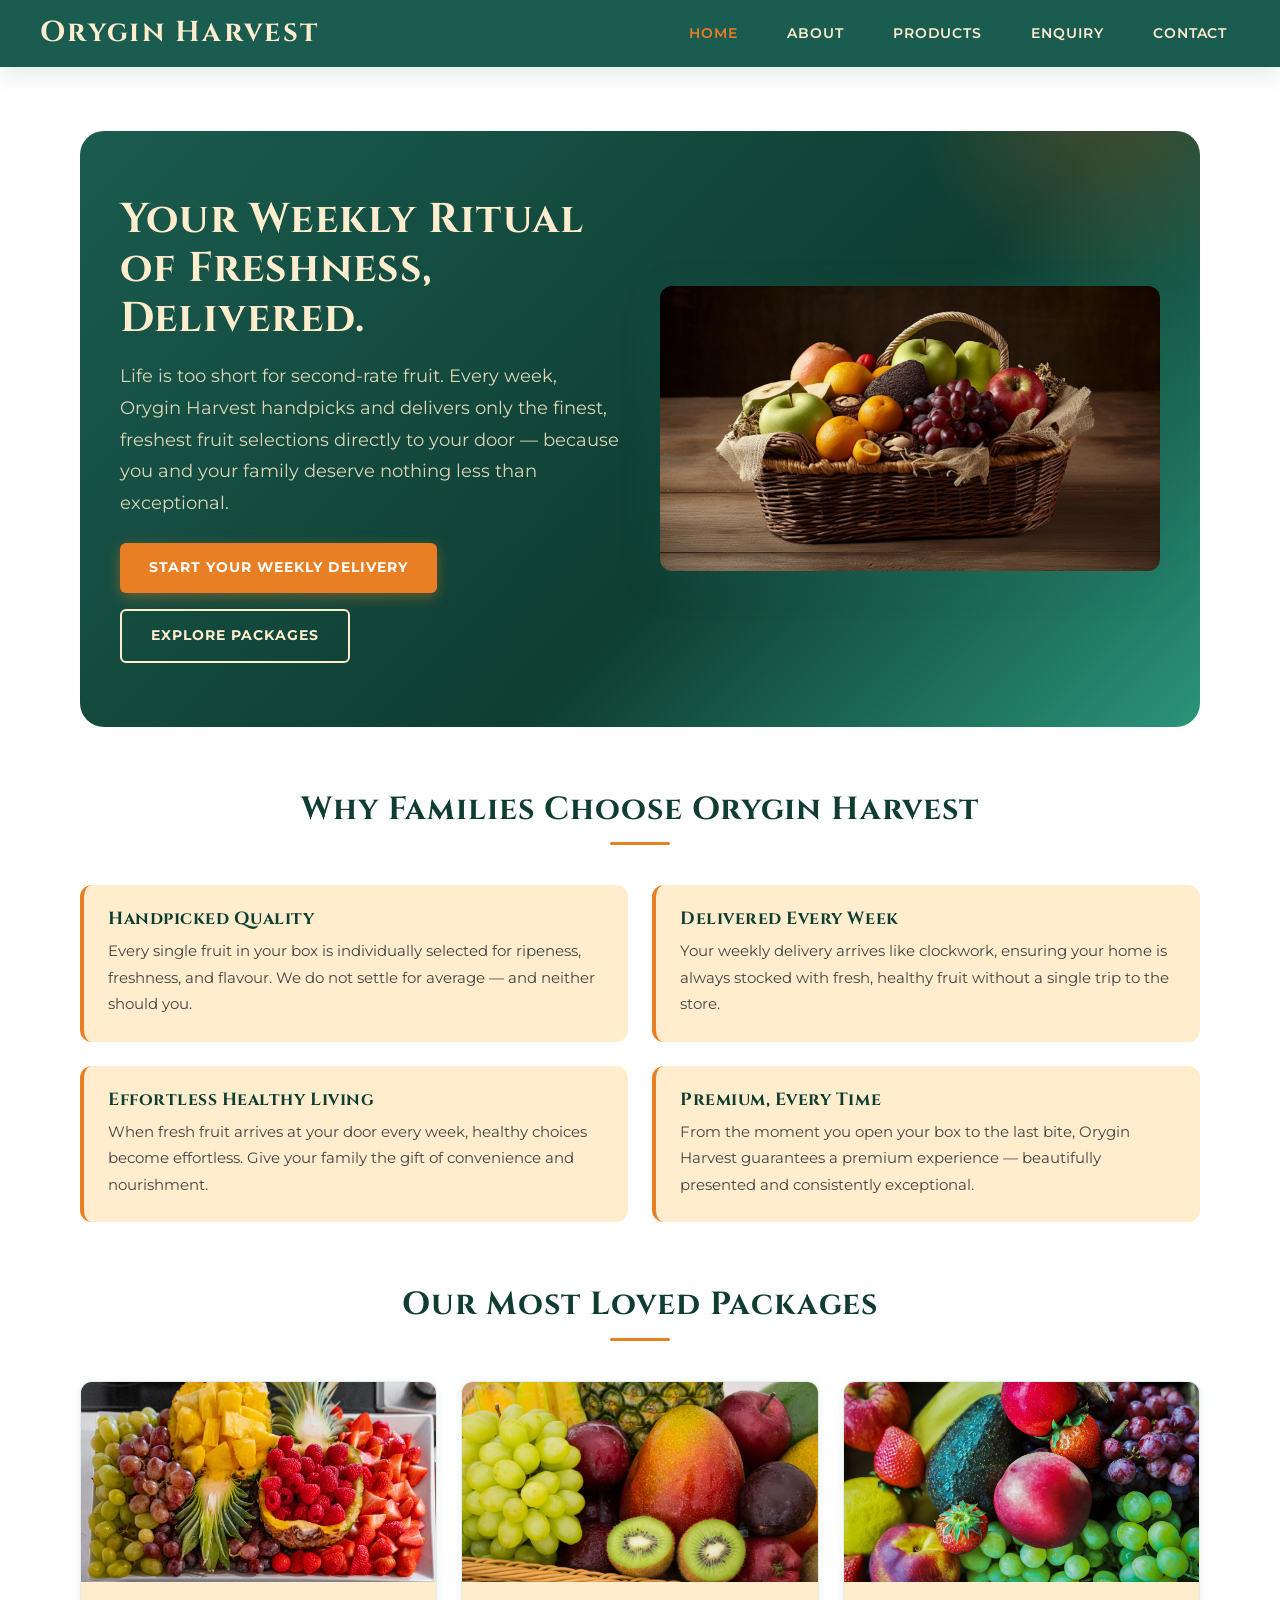
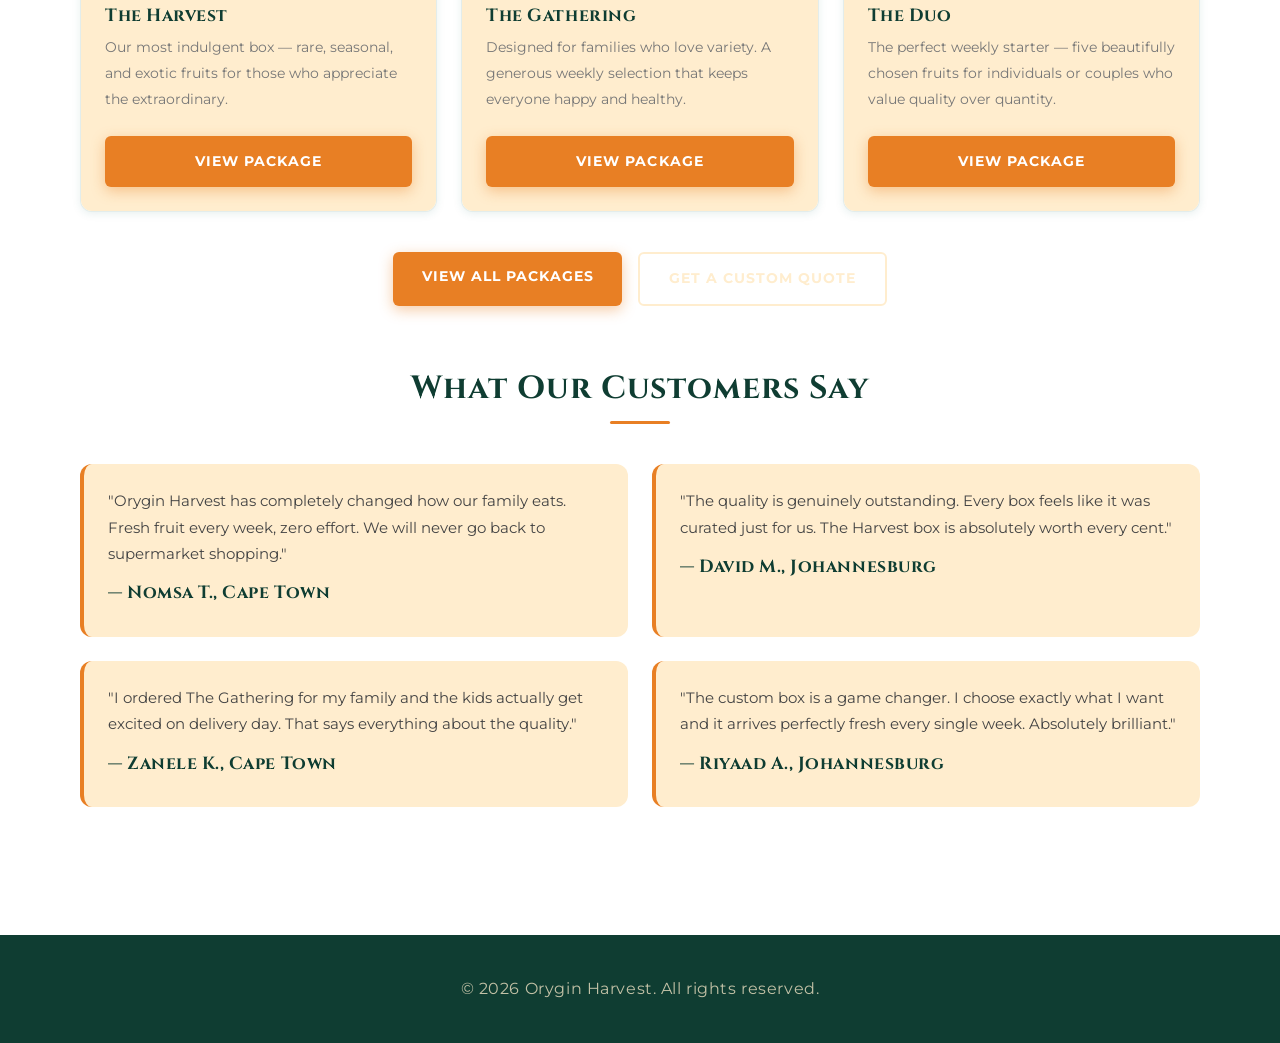
<file: index.html>
<!DOCTYPE html>
<html lang="en">
<head>
    <meta charset="UTF-8">
    <meta name="viewport" content="width=device-width, initial-scale=1.0">
    <title>Orygin Harvest - Home</title>
    <meta name="description" content="Orygin Harvest delivers handpicked, premium fresh fruit boxes to your door every week across Cape Town and Johannesburg. Explore our packages today.">
    <meta name="keywords" content="fruit delivery, fresh fruit boxes, weekly fruit delivery, Cape Town fruit delivery, Johannesburg fruit delivery, premium fruit boxes, Orygin Harvest">
    <meta name="robots" content="index, follow">
    <link rel="preconnect" href="https://fonts.googleapis.com">
    <link rel="preconnect" href="https://fonts.gstatic.com" crossorigin>
    <link href="https://fonts.googleapis.com/css2?family=Cinzel:wght@400;600;700&family=Montserrat:wght@400;500;600;700&display=swap" rel="stylesheet">
    <link rel="stylesheet" href="css/style.css">
    <link rel="stylesheet" href="css/part3.css">
</head>
<body>

<header>
    <h1>Orygin Harvest</h1>
    <button class="nav-toggle" aria-label="Toggle navigation" onclick="document.querySelector('nav ul').classList.toggle('open')">
        <span></span>
        <span></span>
        <span></span>
    </button>
    <nav>
        <ul>
            <li><a href="index.html" class="active">Home</a></li>
            <li><a href="about.html">About</a></li>
            <li><a href="products.html">Products</a></li>
            <li><a href="enquiry.html">Enquiry</a></li>
            <li><a href="contact.html">Contact</a></li>
        </ul>
    </nav>
</header>

<main>

    <!-- HERO SECTION -->
    <section class="hero">
        <div class="hero-text">
            <h2>Your Weekly Ritual of Freshness, Delivered.</h2>
            <p>Life is too short for second-rate fruit. Every week, Orygin Harvest handpicks and delivers only the finest, freshest fruit selections directly to your door — because you and your family deserve nothing less than exceptional.</p>
            <div class="cta-buttons">
                <a href="enquiry.html" class="btn-primary">Start Your Weekly Delivery</a>
                <a href="products.html" class="btn-secondary">Explore Packages</a>
            </div>
        </div>
        <div class="hero-image">
            <img src="img/heroimage.jpg" alt="A beautifully arranged Orygin Harvest premium fruit box ready for delivery">
        </div>
    </section>

    <!-- WHY CHOOSE US -->
    <section>
        <h2 class="section-title">Why Families Choose Orygin Harvest</h2>
        <div class="values-grid">
            <div class="value-card">
                <h3>Handpicked Quality</h3>
                <p>Every single fruit in your box is individually selected for ripeness, freshness, and flavour. We do not settle for average — and neither should you.</p>
            </div>
            <div class="value-card">
                <h3>Delivered Every Week</h3>
                <p>Your weekly delivery arrives like clockwork, ensuring your home is always stocked with fresh, healthy fruit without a single trip to the store.</p>
            </div>
            <div class="value-card">
                <h3>Effortless Healthy Living</h3>
                <p>When fresh fruit arrives at your door every week, healthy choices become effortless. Give your family the gift of convenience and nourishment.</p>
            </div>
            <div class="value-card">
                <h3>Premium, Every Time</h3>
                <p>From the moment you open your box to the last bite, Orygin Harvest guarantees a premium experience — beautifully presented and consistently exceptional.</p>
            </div>
        </div>
    </section>

    <!-- FEATURED PACKAGES -->
    <section>
        <h2 class="section-title">Our Most Loved Packages</h2>
        <div class="featured-grid">

            <article class="card">
                <img src="img/featureone.jpg" alt="The Harvest premium exotic fruit selection">
                <div class="card-body">
                    <h3>The Harvest</h3>
                    <p>Our most indulgent box — rare, seasonal, and exotic fruits for those who appreciate the extraordinary.</p>
                    <a href="products.html" class="btn-primary">View Package</a>
                </div>
            </article>

            <article class="card">
                <img src="img/featuretwo.jpg" alt="The Gathering family fruit box">
                <div class="card-body">
                    <h3>The Gathering</h3>
                    <p>Designed for families who love variety. A generous weekly selection that keeps everyone happy and healthy.</p>
                    <a href="products.html" class="btn-primary">View Package</a>
                </div>
            </article>

            <article class="card">
                <img src="img/featurethree.jpg" alt="The Duo starter fruit pack">
                <div class="card-body">
                    <h3>The Duo</h3>
                    <p>The perfect weekly starter — five beautifully chosen fruits for individuals or couples who value quality over quantity.</p>
                    <a href="products.html" class="btn-primary">View Package</a>
                </div>
            </article>

        </div>
        <div class="cta-buttons" style="justify-content: center;">
            <a href="products.html" class="btn-primary">View All Packages</a>
            <a href="enquiry.html" class="btn-secondary">Get a Custom Quote</a>
        </div>
    </section>

    <!-- SOCIAL PROOF -->
    <section>
        <h2 class="section-title">What Our Customers Say</h2>
        <div class="values-grid">
            <div class="value-card">
                <p>"Orygin Harvest has completely changed how our family eats. Fresh fruit every week, zero effort. We will never go back to supermarket shopping."</p>
                <h3 style="margin-top: 1rem;">— Nomsa T., Cape Town</h3>
            </div>
            <div class="value-card">
                <p>"The quality is genuinely outstanding. Every box feels like it was curated just for us. The Harvest box is absolutely worth every cent."</p>
                <h3 style="margin-top: 1rem;">— David M., Johannesburg</h3>
            </div>
            <div class="value-card">
                <p>"I ordered The Gathering for my family and the kids actually get excited on delivery day. That says everything about the quality."</p>
                <h3 style="margin-top: 1rem;">— Zanele K., Cape Town</h3>
            </div>
            <div class="value-card">
                <p>"The custom box is a game changer. I choose exactly what I want and it arrives perfectly fresh every single week. Absolutely brilliant."</p>
                <h3 style="margin-top: 1rem;">— Riyaad A., Johannesburg</h3>
            </div>
        </div>
    </section>

</main>

<footer>
    <p>&copy; 2026 Orygin Harvest. All rights reserved.</p>
</footer>


<script src="js/main.js" defer></script>
</body>
</html>
</file>
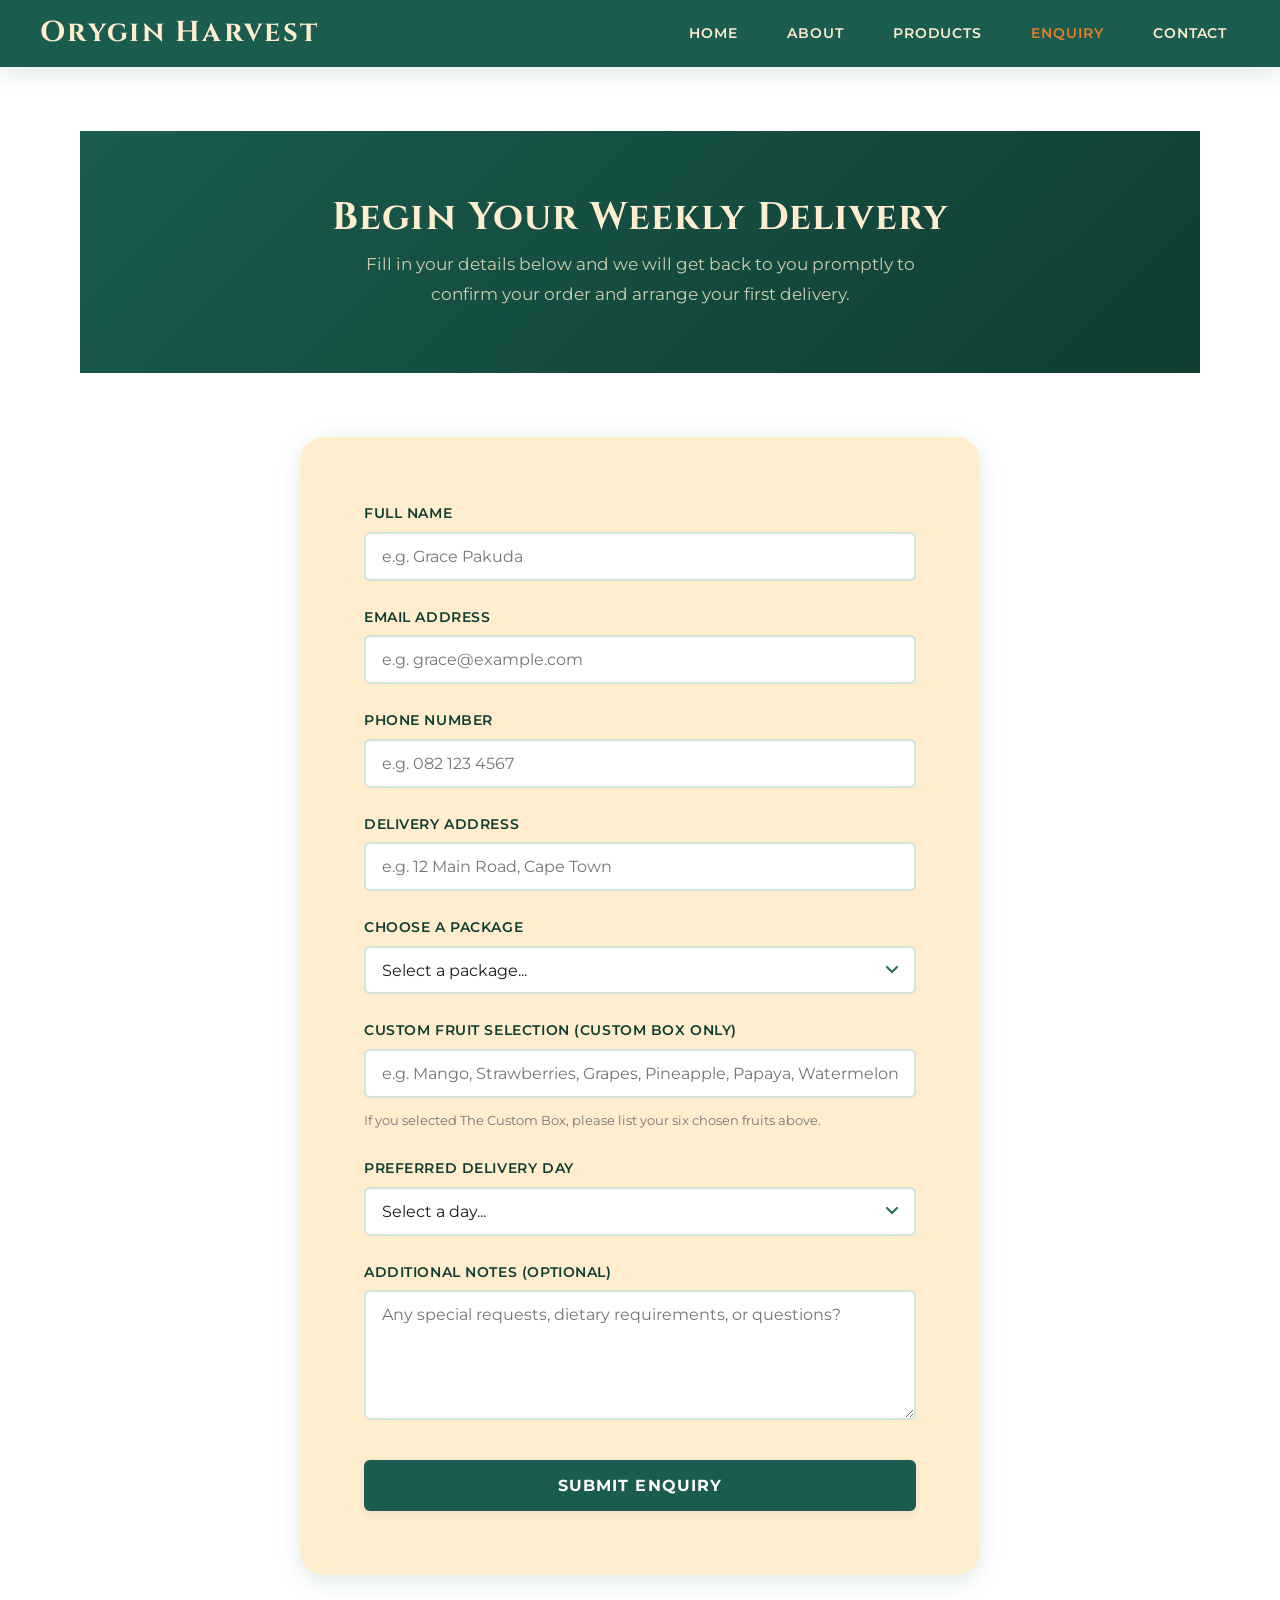
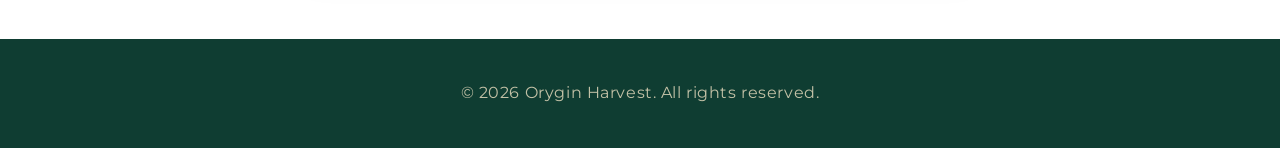
<file: enquiry.html>
<!DOCTYPE html>
<html lang="en">
<head>
    <meta charset="UTF-8">
    <meta name="viewport" content="width=device-width, initial-scale=1.0">
    <title>Enquiry - Orygin Harvest</title>
    <meta name="description" content="Start your weekly Orygin Harvest fruit delivery. Submit an enquiry with your details, chosen package, and preferred delivery day.">
    <meta name="keywords" content="fruit delivery enquiry, order fruit box, weekly fruit delivery signup, Orygin Harvest enquiry">
    <meta name="robots" content="index, follow">
    <link rel="preconnect" href="https://fonts.googleapis.com">
    <link rel="preconnect" href="https://fonts.gstatic.com" crossorigin>
    <link href="https://fonts.googleapis.com/css2?family=Cinzel:wght@400;600;700&family=Montserrat:wght@400;500;600;700&display=swap" rel="stylesheet">
    <link rel="stylesheet" href="css/style.css">
    <link rel="stylesheet" href="css/part3.css">
</head>
<body>

<header>
    <h1>Orygin Harvest</h1>
    <button class="nav-toggle" aria-label="Toggle navigation" onclick="document.querySelector('nav ul').classList.toggle('open')">
        <span></span>
        <span></span>
        <span></span>
    </button>
    <nav>
        <ul>
            <li><a href="index.html">Home</a></li>
            <li><a href="about.html">About</a></li>
            <li><a href="products.html">Products</a></li>
            <li><a href="enquiry.html" class="active">Enquiry</a></li>
            <li><a href="contact.html">Contact</a></li>
        </ul>
    </nav>
</header>

<main>

    <div class="page-banner">
        <h2>Begin Your Weekly Delivery</h2>
        <p>Fill in your details below and we will get back to you promptly to confirm your order and arrange your first delivery.</p>
    </div>

    <div class="form-wrapper">
        <!-- Part 3: id added so js/main.js can hook into this form.
             novalidate lets our own validation messages show instead
             of the browser's default ones. -->
        <form id="enquiry-form" novalidate>

            <div class="form-group">
                <label for="enquiry-name">Full Name</label>
                <input type="text" id="enquiry-name" name="name" placeholder="e.g. Grace Pakuda" required>
            </div>

            <div class="form-group">
                <label for="enquiry-email">Email Address</label>
                <input type="email" id="enquiry-email" name="email" placeholder="e.g. grace@example.com" required>
            </div>

            <div class="form-group">
                <label for="enquiry-phone">Phone Number</label>
                <input type="tel" id="enquiry-phone" name="phone" placeholder="e.g. 082 123 4567" required>
            </div>

            <div class="form-group">
                <label for="enquiry-address">Delivery Address</label>
                <input type="text" id="enquiry-address" name="address" placeholder="e.g. 12 Main Road, Cape Town" required>
            </div>

            <div class="form-group">
                <label for="enquiry-package">Choose a Package</label>
                <select id="enquiry-package" name="package" required>
                    <option value="" disabled selected>Select a package...</option>
                    <option value="duo">The Duo — R289.99 / week</option>
                    <option value="gathering">The Gathering — R459.99 / week</option>
                    <option value="harvest">The Harvest — R689.99 / week</option>
                    <option value="exotic">The Exotic Box — Price on Request</option>
                    <option value="custom">The Custom Box — Price on Request</option>
                </select>
            </div>

            <div class="form-group">
                <label for="enquiry-fruits">Custom Fruit Selection (Custom Box only)</label>
                <input type="text" id="enquiry-fruits" name="fruits" placeholder="e.g. Mango, Strawberries, Grapes, Pineapple, Papaya, Watermelon">
                <p style="font-size: 0.8rem; color: var(--text-light); margin-top: 0.3rem;">If you selected The Custom Box, please list your six chosen fruits above.</p>
            </div>

            <div class="form-group">
                <label for="enquiry-day">Preferred Delivery Day</label>
                <select id="enquiry-day" name="day">
                    <option value="" disabled selected>Select a day...</option>
                    <option value="monday">Monday</option>
                    <option value="tuesday">Tuesday</option>
                    <option value="wednesday">Wednesday</option>
                    <option value="thursday">Thursday</option>
                    <option value="friday">Friday</option>
                </select>
            </div>

            <div class="form-group">
                <label for="enquiry-message">Additional Notes (optional)</label>
                <textarea id="enquiry-message" name="message" placeholder="Any special requests, dietary requirements, or questions?"></textarea>
            </div>

            <button type="submit" class="btn-submit">Submit Enquiry</button>

        </form>

        <!-- Part 3: dynamic response, filled in by js/main.js after successful validation -->
        <div class="form-response" id="enquiry-response"></div>
    </div>

</main>

<footer>
    <p>&copy; 2026 Orygin Harvest. All rights reserved.</p>
</footer>

<script src="js/main.js" defer></script>
</body>
</html>
</file>
<file: css/style.css>
/* ============================================================
   ORYGIN HARVEST — Main Stylesheet
   Part 2: CSS Styling & Responsive Design
   Student: Grace Pakuda | ST10538235 | WEDE5020
   ============================================================ */

/* ─── 1. CSS VARIABLES (Brand Colours & Typography) ──────── */
:root {
    --green:       #1a5c4f;
    --green-dark:  #0f3d32;
    --green-light: #2a9478;
    --orange:      #E87F24;
    --orange-light:#f5a05a;
    --beige:       #FFEDCE;
    --beige-dark:  #f5d9a4;
    --white:       #ffffff;
    --text-dark:   #1a1a1a;
    --text-mid:    #444444;
    --text-light:  #777777;

    /* Typography */
    --font-heading: 'Cinzel', serif;
    --font-body:    'Montserrat', sans-serif;

    /* Spacing scale */
    --space-xs:  0.5rem;
    --space-sm:  1rem;
    --space-md:  1.5rem;
    --space-lg:  2.5rem;
    --space-xl:  4rem;

    /* Border radius */
    --radius-sm: 6px;
    --radius-md: 12px;
    --radius-lg: 24px;

    /* Shadows */
    --shadow-sm: 0 2px 8px rgba(31,111,95,0.10);
    --shadow-md: 0 6px 24px rgba(31,111,95,0.15);
    --shadow-lg: 0 12px 40px rgba(31,111,95,0.20);

    /* Transitions */
    --transition: 0.3s ease;
}

/* ─── 2. CSS RESET & BASE STYLES ─────────────────────────── */
*,
*::before,
*::after {
    box-sizing: border-box;
    margin: 0;
    padding: 0;
}

html {
    font-size: 16px;
    scroll-behavior: smooth;
}

body {
    font-family: var(--font-body);
    font-size: 1rem;
    color: var(--text-dark);
    background-color: var(--white);
    line-height: 1.7;
    -webkit-font-smoothing: antialiased;
}

img {
    max-width: 100%;
    height: auto;
    display: block;
}

a {
    color: inherit;
    text-decoration: none;
}

ul {
    list-style: none;
}

/* ─── 3. TYPOGRAPHY ──────────────────────────────────────── */
h1, h2, h3, h4 {
    font-family: var(--font-heading);
    color: var(--green-dark);
    line-height: 1.2;
    letter-spacing: 0.03em;
}

h1 { font-size: clamp(1.8rem, 4vw, 2.8rem); }
h2 { font-size: clamp(1.4rem, 3vw, 2rem);   margin-bottom: var(--space-md); }
h3 { font-size: clamp(1.1rem, 2.5vw, 1.4rem); }
h4 { font-size: 1rem; }

p {
    font-size: 1rem;
    color: var(--text-mid);
    line-height: 1.8;
    max-width: 65ch;
}

/* ─── 4. HEADER & NAVIGATION ─────────────────────────────── */
header {
    background-color: var(--green);
    padding: var(--space-sm) var(--space-lg);
    display: flex;
    align-items: center;
    justify-content: space-between;
    position: sticky;
    top: 0;
    z-index: 100;
    box-shadow: var(--shadow-md);
    gap: var(--space-sm);
}

header h1 {
    color: var(--beige);
    font-size: clamp(1.2rem, 3vw, 1.8rem);
    letter-spacing: 0.08em;
    white-space: nowrap;
}

/* Navigation */
nav ul {
    display: flex;
    gap: var(--space-md);
    align-items: center;
    flex-wrap: wrap;
}

/* For pages that use pipe-separated nav (contact, enquiry, products) */
nav {
    display: flex;
    gap: var(--space-sm);
    flex-wrap: wrap;
    align-items: center;
}

nav a {
    color: var(--beige);
    font-family: var(--font-body);
    font-size: 0.9rem;
    font-weight: 600;
    letter-spacing: 0.06em;
    text-transform: uppercase;
    padding: 0.4rem 0.8rem;
    border-radius: var(--radius-sm);
    transition: background-color var(--transition), color var(--transition);
    position: relative;
}

nav a::after {
    content: '';
    position: absolute;
    bottom: 0;
    left: 50%;
    transform: translateX(-50%);
    width: 0;
    height: 2px;
    background-color: var(--orange);
    transition: width var(--transition);
    border-radius: 2px;
}

nav a:hover {
    color: var(--orange-light);
    background-color: rgba(255,237,206,0.08);
}

nav a:hover::after {
    width: 80%;
}

/* Active page link */
nav a.active {
    color: var(--orange);
}

/* Hamburger menu button (hidden on desktop) */
.nav-toggle {
    display: none;
    flex-direction: column;
    gap: 5px;
    cursor: pointer;
    background: none;
    border: none;
    padding: 0.3rem;
}

.nav-toggle span {
    display: block;
    width: 26px;
    height: 2px;
    background-color: var(--beige);
    border-radius: 2px;
    transition: transform var(--transition), opacity var(--transition);
}

/* ─── 5. MAIN CONTENT WRAPPER ────────────────────────────── */
main {
    max-width: 1200px;
    margin: 0 auto;
    padding: var(--space-xl) var(--space-lg);
}

/* Section spacing */
main section,
main > h2 {
    margin-bottom: var(--space-xl);
}

/* ─── 6. HERO SECTION (index.html) ───────────────────────── */
.hero {
    background: linear-gradient(135deg, var(--green) 0%, var(--green-dark) 60%, var(--green-light) 100%);
    border-radius: var(--radius-lg);
    padding: var(--space-xl) var(--space-lg);
    color: var(--white);
    display: grid;
    grid-template-columns: 1fr 1fr;
    gap: var(--space-lg);
    align-items: center;
    margin-bottom: var(--space-xl);
    position: relative;
    overflow: hidden;
}

.hero::before {
    content: '';
    position: absolute;
    top: -40%;
    right: -10%;
    width: 400px;
    height: 400px;
    background: radial-gradient(circle, rgba(232,127,36,0.25) 0%, transparent 70%);
    pointer-events: none;
}

.hero-text h2 {
    color: var(--beige);
    font-size: clamp(1.6rem, 4vw, 2.6rem);
    margin-bottom: var(--space-sm);
}

.hero-text p {
    color: rgba(255,237,206,0.85);
    font-size: 1.1rem;
    max-width: 45ch;
    margin-bottom: var(--space-md);
}

.hero-image img {
    border-radius: var(--radius-md);
    box-shadow: var(--shadow-lg);
    width: 100%;
    object-fit: cover;
    max-height: 380px;
}

/* CTA Buttons */
.cta-buttons {
    display: flex;
    gap: var(--space-sm);
    flex-wrap: wrap;
    margin-top: var(--space-sm);
}

.btn-primary,
.btn-secondary,
.btn-submit {
    display: inline-block;
    font-family: var(--font-body);
    font-size: 0.9rem;
    font-weight: 700;
    letter-spacing: 0.07em;
    text-transform: uppercase;
    padding: 0.8rem 1.8rem;
    border-radius: var(--radius-sm);
    transition: transform var(--transition), box-shadow var(--transition), background-color var(--transition);
    cursor: pointer;
    border: none;
}

.btn-primary {
    background-color: var(--orange);
    color: var(--white);
    box-shadow: 0 4px 14px rgba(232,127,36,0.40);
}

.btn-primary:hover {
    background-color: var(--orange-light);
    transform: translateY(-2px);
    box-shadow: 0 6px 20px rgba(232,127,36,0.50);
}

.btn-secondary {
    background-color: transparent;
    color: var(--beige);
    border: 2px solid var(--beige);
}

.btn-secondary:hover {
    background-color: var(--beige);
    color: var(--green-dark);
    transform: translateY(-2px);
}

.btn-submit {
    background-color: var(--green);
    color: var(--white);
    box-shadow: var(--shadow-sm);
    width: 100%;
    padding: 1rem;
    font-size: 1rem;
    margin-top: var(--space-sm);
}

.btn-submit:hover {
    background-color: var(--green-dark);
    transform: translateY(-2px);
    box-shadow: var(--shadow-md);
}

/* ─── 7. FEATURED PACKAGES (index.html) ──────────────────── */
.section-title {
    font-family: var(--font-heading);
    color: var(--green-dark);
    font-size: clamp(1.4rem, 3vw, 2rem);
    margin-bottom: var(--space-lg);
    text-align: center;
    position: relative;
    padding-bottom: var(--space-sm);
}

.section-title::after {
    content: '';
    position: absolute;
    bottom: 0;
    left: 50%;
    transform: translateX(-50%);
    width: 60px;
    height: 3px;
    background-color: var(--orange);
    border-radius: 2px;
}

.featured-grid {
    display: grid;
    grid-template-columns: repeat(3, 1fr);
    gap: var(--space-md);
    margin-bottom: var(--space-lg);
}

/* ─── 8. PRODUCT CARDS ───────────────────────────────────── */
.card {
    background-color: var(--white);
    border: 1px solid rgba(31,111,95,0.12);
    border-radius: var(--radius-md);
    overflow: hidden;
    box-shadow: var(--shadow-sm);
    transition: transform var(--transition), box-shadow var(--transition);
    display: flex;
    flex-direction: column;
}

.card:hover {
    transform: translateY(-6px);
    box-shadow: var(--shadow-lg);
}

.card img {
    width: 100%;
    height: 200px;
    object-fit: cover;
}

.card-body {
    padding: var(--space-md);
    flex: 1;
    display: flex;
    flex-direction: column;
    gap: var(--space-xs);
    background-color: var(--beige);
}

.card-body h3 {
    font-size: 1.1rem;
}

.card-body p {
    font-size: 0.9rem;
    color: var(--text-light);
    flex: 1;
}

.card-price {
    font-family: var(--font-heading);
    font-size: 1.2rem;
    color: var(--orange);
    font-weight: 700;
    margin-top: var(--space-xs);
}

.card .btn-primary {
    margin-top: var(--space-sm);
    text-align: center;
    width: 100%;
}

/* ─── 9. ABOUT PAGE ──────────────────────────────────────── */
.about-intro {
    display: grid;
    grid-template-columns: 1fr 1fr;
    gap: var(--space-lg);
    align-items: center;
    margin-bottom: var(--space-xl);
}

.about-intro img {
    border-radius: var(--radius-md);
    box-shadow: var(--shadow-md);
    width: 100%;
    object-fit: cover;
    max-height: 360px;
}

.about-intro .text-block {
    display: flex;
    flex-direction: column;
    gap: var(--space-sm);
}

.values-grid {
    display: grid;
    grid-template-columns: 1fr 1fr;
    gap: var(--space-md);
}

.value-card {
    background-color: var(--beige);
    border-radius: var(--radius-md);
    padding: var(--space-md);
    border-left: 4px solid var(--orange);
    transition: transform var(--transition);
}

.value-card:hover {
    transform: translateY(-3px);
}

.value-card h3 {
    margin-bottom: var(--space-xs);
    font-size: 1.1rem;
}

.value-card p {
    font-size: 0.92rem;
}

/* ─── 10. PRODUCTS PAGE ───────────────────────────────────── */
.products-grid {
    display: grid;
    grid-template-columns: repeat(3, 1fr);
    gap: var(--space-md);
}

.product-badge {
    display: inline-block;
    background-color: var(--green);
    color: var(--white);
    font-size: 0.7rem;
    font-weight: 700;
    letter-spacing: 0.1em;
    text-transform: uppercase;
    padding: 0.25rem 0.7rem;
    border-radius: 20px;
    margin-bottom: var(--space-xs);
}

/* ─── 11. ENQUIRY & CONTACT FORMS ────────────────────────── */
.form-wrapper {
    background-color: var(--beige);
    border-radius: var(--radius-lg);
    padding: var(--space-xl);
    max-width: 680px;
    margin: 0 auto;
    box-shadow: var(--shadow-md);
}

.form-wrapper h2 {
    text-align: center;
    margin-bottom: var(--space-lg);
}

.form-group {
    display: flex;
    flex-direction: column;
    gap: 0.4rem;
    margin-bottom: var(--space-md);
}

.form-group label {
    font-weight: 600;
    font-size: 0.9rem;
    color: var(--green-dark);
    letter-spacing: 0.04em;
    text-transform: uppercase;
}

.form-group input,
.form-group textarea,
.form-group select {
    width: 100%;
    padding: 0.8rem 1rem;
    border: 2px solid rgba(31,111,95,0.20);
    border-radius: var(--radius-sm);
    font-family: var(--font-body);
    font-size: 1rem;
    color: var(--text-dark);
    background-color: var(--white);
    transition: border-color var(--transition), box-shadow var(--transition);
    outline: none;
}

.form-group input:focus,
.form-group textarea:focus,
.form-group select:focus {
    border-color: var(--green);
    box-shadow: 0 0 0 3px rgba(31,111,95,0.12);
}

.form-group textarea {
    min-height: 130px;
    resize: vertical;
}

/* ─── 12. CONTACT PAGE ────────────────────────────────────── */
.contact-layout {
    display: grid;
    grid-template-columns: 1fr 1.5fr;
    gap: var(--space-xl);
    align-items: start;
}

.contact-info {
    background-color: var(--green);
    border-radius: var(--radius-lg);
    padding: var(--space-lg);
    color: var(--white);
}

.contact-info h2 {
    color: var(--beige);
    margin-bottom: var(--space-md);
}

.contact-detail {
    display: flex;
    flex-direction: column;
    gap: var(--space-xs);
    margin-bottom: var(--space-md);
}

.contact-detail p {
    color: rgba(255,237,206,0.90);
    font-size: 0.95rem;
    max-width: unset;
}

.contact-detail strong {
    color: var(--beige);
    font-size: 0.8rem;
    text-transform: uppercase;
    letter-spacing: 0.08em;
}

.location-badge {
    display: inline-block;
    background-color: rgba(255,237,206,0.15);
    border: 1px solid rgba(255,237,206,0.30);
    color: var(--beige);
    padding: 0.4rem 1rem;
    border-radius: 20px;
    font-size: 0.85rem;
    font-weight: 600;
    margin-right: 0.5rem;
    margin-bottom: 0.5rem;
}

/* ─── 13. PAGE HERO BANNER (inner pages) ─────────────────── */
.page-banner {
    background: linear-gradient(135deg, var(--green) 0%, var(--green-dark) 100%);
    padding: var(--space-xl) var(--space-lg);
    text-align: center;
    margin-bottom: var(--space-xl);
}

.page-banner h2 {
    color: var(--beige);
    font-size: clamp(1.6rem, 4vw, 2.4rem);
    margin-bottom: var(--space-xs);
}

.page-banner p {
    color: rgba(255,237,206,0.80);
    font-size: 1.05rem;
    margin: 0 auto;
    max-width: 55ch;
    text-align: center;
}

/* ─── 14. FOOTER ─────────────────────────────────────────── */
footer {
    background-color: var(--green-dark);
    color: var(--beige);
    text-align: center;
    padding: var(--space-lg);
    font-size: 0.9rem;
    letter-spacing: 0.04em;
    margin-top: auto;
}

footer p {
    color: rgba(255,237,206,0.75);
    max-width: unset;
}

footer a {
    color: var(--orange-light);
    transition: color var(--transition);
}

footer a:hover {
    color: var(--orange);
}

/* ─── 15. UTILITY CLASSES ────────────────────────────────── */
.text-center { text-align: center; }
.text-orange  { color: var(--orange); }
.mt-sm { margin-top: var(--space-sm); }
.mt-md { margin-top: var(--space-md); }

/* ─── 16. PSEUDO-CLASSES & INTERACTIVE STATES ────────────── */

/* All buttons active state */
.btn-primary:active,
.btn-secondary:active,
.btn-submit:active {
    transform: translateY(0);
}

/* Form inputs hover */
.form-group input:hover,
.form-group textarea:hover,
.form-group select:hover {
    border-color: rgba(31,111,95,0.40);
}

/* Card image zoom on hover */
.card:hover img {
    transform: scale(1.03);
    transition: transform 0.4s ease;
}

.card img {
    transition: transform 0.4s ease;
}

/* Link underline hover in body text */
main p a:hover {
    color: var(--green);
    text-decoration: underline;
}

/* Select element arrow styling */
.form-group select {
    appearance: none;
    background-image: url("data:image/svg+xml,%3Csvg xmlns='http://www.w3.org/2000/svg' width='12' height='8' viewBox='0 0 12 8'%3E%3Cpath d='M1 1l5 5 5-5' stroke='%231F6F5F' stroke-width='2' fill='none' stroke-linecap='round'/%3E%3C/svg%3E");
    background-repeat: no-repeat;
    background-position: right 1rem center;
    padding-right: 2.5rem;
}

/* ─── 17. RESPONSIVE — TABLET (max-width: 900px) ─────────── */
@media (max-width: 900px) {

    /* Header */
    header {
        padding: var(--space-sm);
        flex-wrap: wrap;
    }

    /* Hero becomes single column */
    .hero {
        grid-template-columns: 1fr;
        padding: var(--space-lg) var(--space-md);
    }

    .hero-image {
        order: -1;
    }

    .hero-image img {
        max-height: 260px;
    }

    /* About intro stacks */
    .about-intro {
        grid-template-columns: 1fr;
    }

    /* Values grid */
    .values-grid {
        grid-template-columns: 1fr;
    }

    /* Featured grid: 2 columns */
    .featured-grid {
        grid-template-columns: repeat(2, 1fr);
    }

    /* Products grid: 2 columns */
    .products-grid {
        grid-template-columns: repeat(2, 1fr);
    }

    /* Contact layout stacks */
    .contact-layout {
        grid-template-columns: 1fr;
    }

    /* Main padding */
    main {
        padding: var(--space-lg) var(--space-md);
    }

    /* Form wrapper */
    .form-wrapper {
        padding: var(--space-lg);
    }
}

/* ─── 18. RESPONSIVE — MOBILE (max-width: 600px) ─────────── */
@media (max-width: 600px) {

    /* Hamburger toggle visible */
    .nav-toggle {
        display: flex;
    }

    /* Nav collapses */
    header {
        flex-wrap: wrap;
        position: relative;
    }

    nav ul {
        display: none;
        flex-direction: column;
        width: 100%;
        background-color: var(--green-dark);
        border-radius: var(--radius-sm);
        padding: var(--space-sm) 0;
        gap: 0;
        margin-top: var(--space-xs);
    }

    nav ul.open {
        display: flex;
    }

    nav ul li a {
        display: block;
        padding: 0.7rem var(--space-sm);
        width: 100%;
        border-radius: 0;
    }

    nav ul li a::after {
        display: none;
    }

    /* Pipe-nav on mobile */
    nav {
        flex-direction: column;
        align-items: flex-start;
        width: 100%;
        gap: 0.3rem;
    }

    /* Hero section */
    .hero {
        padding: var(--space-md) var(--space-sm);
        border-radius: var(--radius-md);
    }

    .hero-text h2 {
        font-size: 1.4rem;
    }

    .hero-text p {
        font-size: 0.95rem;
    }

    /* Buttons stack */
    .cta-buttons {
        flex-direction: column;
    }

    .btn-primary,
    .btn-secondary {
        text-align: center;
        width: 100%;
    }

    /* Featured: single column */
    .featured-grid {
        grid-template-columns: 1fr;
    }

    /* Products: single column */
    .products-grid {
        grid-template-columns: 1fr;
    }

    /* Typography adjustments */
    h1 { font-size: 1.4rem; }
    h2 { font-size: 1.2rem; }
    h3 { font-size: 1rem; }

    /* Main padding */
    main {
        padding: var(--space-md) var(--space-sm);
    }

    /* Form */
    .form-wrapper {
        padding: var(--space-md) var(--space-sm);
        border-radius: var(--radius-md);
    }

    /* Page banner */
    .page-banner {
        padding: var(--space-lg) var(--space-sm);
    }

    /* Footer */
    footer {
        padding: var(--space-md) var(--space-sm);
        font-size: 0.8rem;
    }
}
</file>
<file: css/part3.css>
/* ============================================================
   ORYGIN HARVEST — part3.css
   Part 3: Additional styles for JavaScript-driven features.
   Linked AFTER style.css, so it inherits every variable defined
   there (colours, spacing, radius, shadows, fonts). Kept in its
   own file so Part 2's stylesheet is left completely untouched.
   Breakpoints match style.css (900px tablet / 600px mobile).
   ============================================================ */

/* ─── PRODUCT FILTER BAR (products.html) ─────────────────── */
.filter-bar {
    display: flex;
    flex-wrap: wrap;
    gap: var(--space-xs);
    justify-content: center;
    margin-bottom: var(--space-lg);
}

.filter-btn {
    font-family: var(--font-body);
    font-weight: 600;
    font-size: 0.85rem;
    letter-spacing: 0.04em;
    padding: 0.6rem 1.2rem;
    border: 2px solid var(--green);
    border-radius: 20px;
    background-color: transparent;
    color: var(--green);
    cursor: pointer;
    transition: background-color var(--transition), color var(--transition), transform var(--transition);
}

.filter-btn:hover {
    background-color: var(--green);
    color: var(--white);
    transform: translateY(-2px);
}

.filter-btn.active {
    background-color: var(--orange);
    border-color: var(--orange);
    color: var(--white);
}

/* ─── FAQ ACCORDION (products.html) ───────────────────────── */
.accordion {
    max-width: 800px;
    margin: 0 auto;
}

.accordion-item {
    border-bottom: 1px solid rgba(31,111,95,0.15);
}

.accordion-question {
    width: 100%;
    text-align: left;
    background: none;
    border: none;
    font-family: var(--font-heading);
    font-size: 1.05rem;
    color: var(--green-dark);
    padding: var(--space-sm) 0;
    cursor: pointer;
    display: flex;
    justify-content: space-between;
    align-items: center;
    gap: var(--space-sm);
}

.accordion-question::after {
    content: '+';
    font-size: 1.4rem;
    color: var(--orange);
    flex-shrink: 0;
}

.accordion-item.open .accordion-question::after {
    content: '\2212'; /* minus sign */
}

.accordion-answer {
    max-height: 0;
    overflow: hidden;
    transition: max-height var(--transition);
}

.accordion-item.open .accordion-answer {
    max-height: 300px;
    padding-bottom: var(--space-sm);
}

.accordion-answer p {
    font-size: 0.92rem;
    color: var(--text-mid);
}

/* ─── GALLERY + LIGHTBOX (about.html) ─────────────────────── */
.gallery-grid {
    display: grid;
    grid-template-columns: repeat(3, 1fr);
    gap: var(--space-sm);
}

.gallery-item {
    overflow: hidden;
    border-radius: var(--radius-md);
    box-shadow: var(--shadow-sm);
    cursor: pointer;
}

.gallery-item img {
    width: 100%;
    height: 200px;
    object-fit: cover;
    transition: transform 0.4s ease;
}

.gallery-item:hover img {
    transform: scale(1.08);
}

.lightbox {
    position: fixed;
    inset: 0;
    background: rgba(15,61,50,0.92); /* var(--green-dark) with opacity */
    display: none;
    align-items: center;
    justify-content: center;
    flex-direction: column;
    z-index: 1000;
    padding: var(--space-md);
}

.lightbox.open {
    display: flex;
}

.lightbox img {
    max-width: 90vw;
    max-height: 75vh;
    border-radius: var(--radius-md);
    box-shadow: var(--shadow-lg);
}

.lightbox-caption {
    color: var(--beige);
    font-family: var(--font-body);
    margin-top: var(--space-sm);
    text-align: center;
    max-width: 60ch;
}

.lightbox-close {
    position: absolute;
    top: var(--space-md);
    right: var(--space-md);
    background: none;
    border: none;
    color: var(--beige);
    font-size: 2rem;
    line-height: 1;
    cursor: pointer;
}

.lightbox-close:hover {
    color: var(--orange);
}

/* ─── DELIVERY MAP (contact.html) ─────────────────────────── */
#delivery-map {
    width: 100%;
    height: 320px;
    border-radius: var(--radius-md);
    box-shadow: var(--shadow-sm);
    margin-top: var(--space-md);
}

/* Leaflet popups styled to match the brand */
.leaflet-popup-content-wrapper {
    border-radius: var(--radius-sm);
    font-family: var(--font-body);
}

.leaflet-popup-content strong {
    color: var(--green-dark);
    font-family: var(--font-heading);
}

/* ─── FORM VALIDATION STATES (enquiry.html / contact.html) ── */
.input-error {
    border-color: #c0392b !important;
    box-shadow: 0 0 0 3px rgba(192,57,43,0.12) !important;
}

.field-error {
    color: #c0392b;
    font-size: 0.8rem;
    margin-top: -0.2rem;
}

/* ─── ENQUIRY DYNAMIC RESPONSE ────────────────────────────── */
.form-response {
    display: none;
    background-color: var(--white);
    border-left: 4px solid var(--green);
    border-radius: var(--radius-sm);
    padding: var(--space-md);
    margin-top: var(--space-md);
    box-shadow: var(--shadow-sm);
}

.form-response.show {
    display: block;
}

.form-response h3 {
    color: var(--green-dark);
    margin-bottom: var(--space-xs);
}

.form-response p {
    font-size: 0.92rem;
    max-width: unset;
}

/* ─── CONTACT FORM SUBMIT NOTE ────────────────────────────── */
.submit-note {
    display: none;
    font-size: 0.85rem;
    color: var(--text-light);
    margin-top: var(--space-xs);
    text-align: center;
}

.submit-note.show {
    display: block;
}

/* ─── RESPONSIVE — TABLET (max-width: 900px) ──────────────── */
@media (max-width: 900px) {
    .gallery-grid {
        grid-template-columns: repeat(2, 1fr);
    }
}

/* ─── RESPONSIVE — MOBILE (max-width: 600px) ──────────────── */
@media (max-width: 600px) {
    .gallery-grid {
        grid-template-columns: 1fr;
    }

    .filter-bar {
        gap: 0.4rem;
    }

    .filter-btn {
        font-size: 0.78rem;
        padding: 0.5rem 0.9rem;
    }

    #delivery-map {
        height: 240px;
    }
}
</file>
